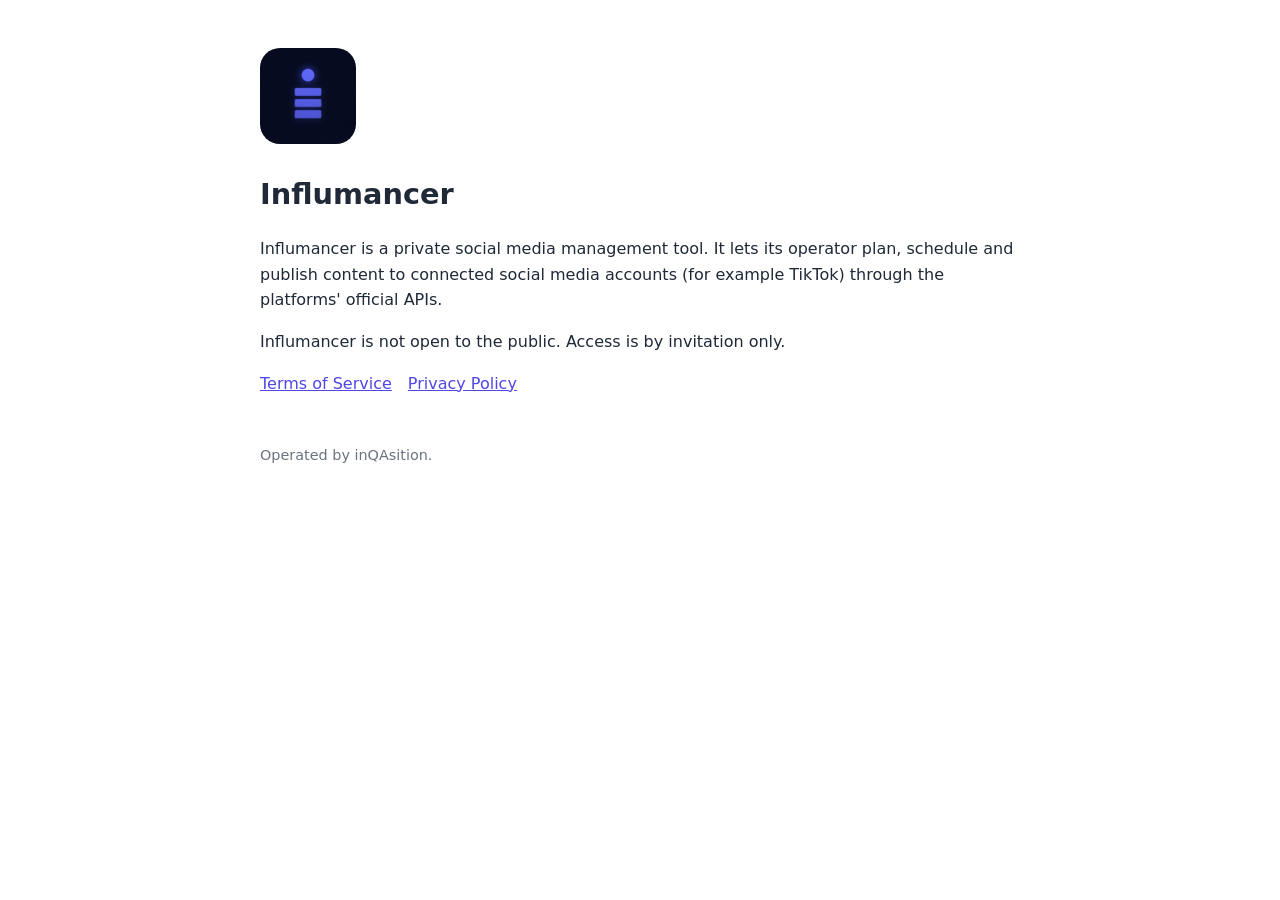
<file: index.html>
<!doctype html>
<html lang="en">
<head><meta charset="utf-8"><meta name="viewport" content="width=device-width, initial-scale=1"><title>Influmancer</title><link rel="stylesheet" href="style.css"><link rel="icon" href="icon.png"></head>
<body>
<img src="icon.png" alt="Influmancer" width="96" height="96" style="border-radius:20px">
<h1>Influmancer</h1>
<p>Influmancer is a private social media management tool. It lets its operator plan, schedule and publish content to connected social media accounts (for example TikTok) through the platforms' official APIs.</p>
<p>Influmancer is not open to the public. Access is by invitation only.</p>
<nav><a href="terms.html">Terms of Service</a><a href="privacy.html">Privacy Policy</a></nav>
<footer>Operated by inQAsition.</footer>
</body>
</html>
</file>
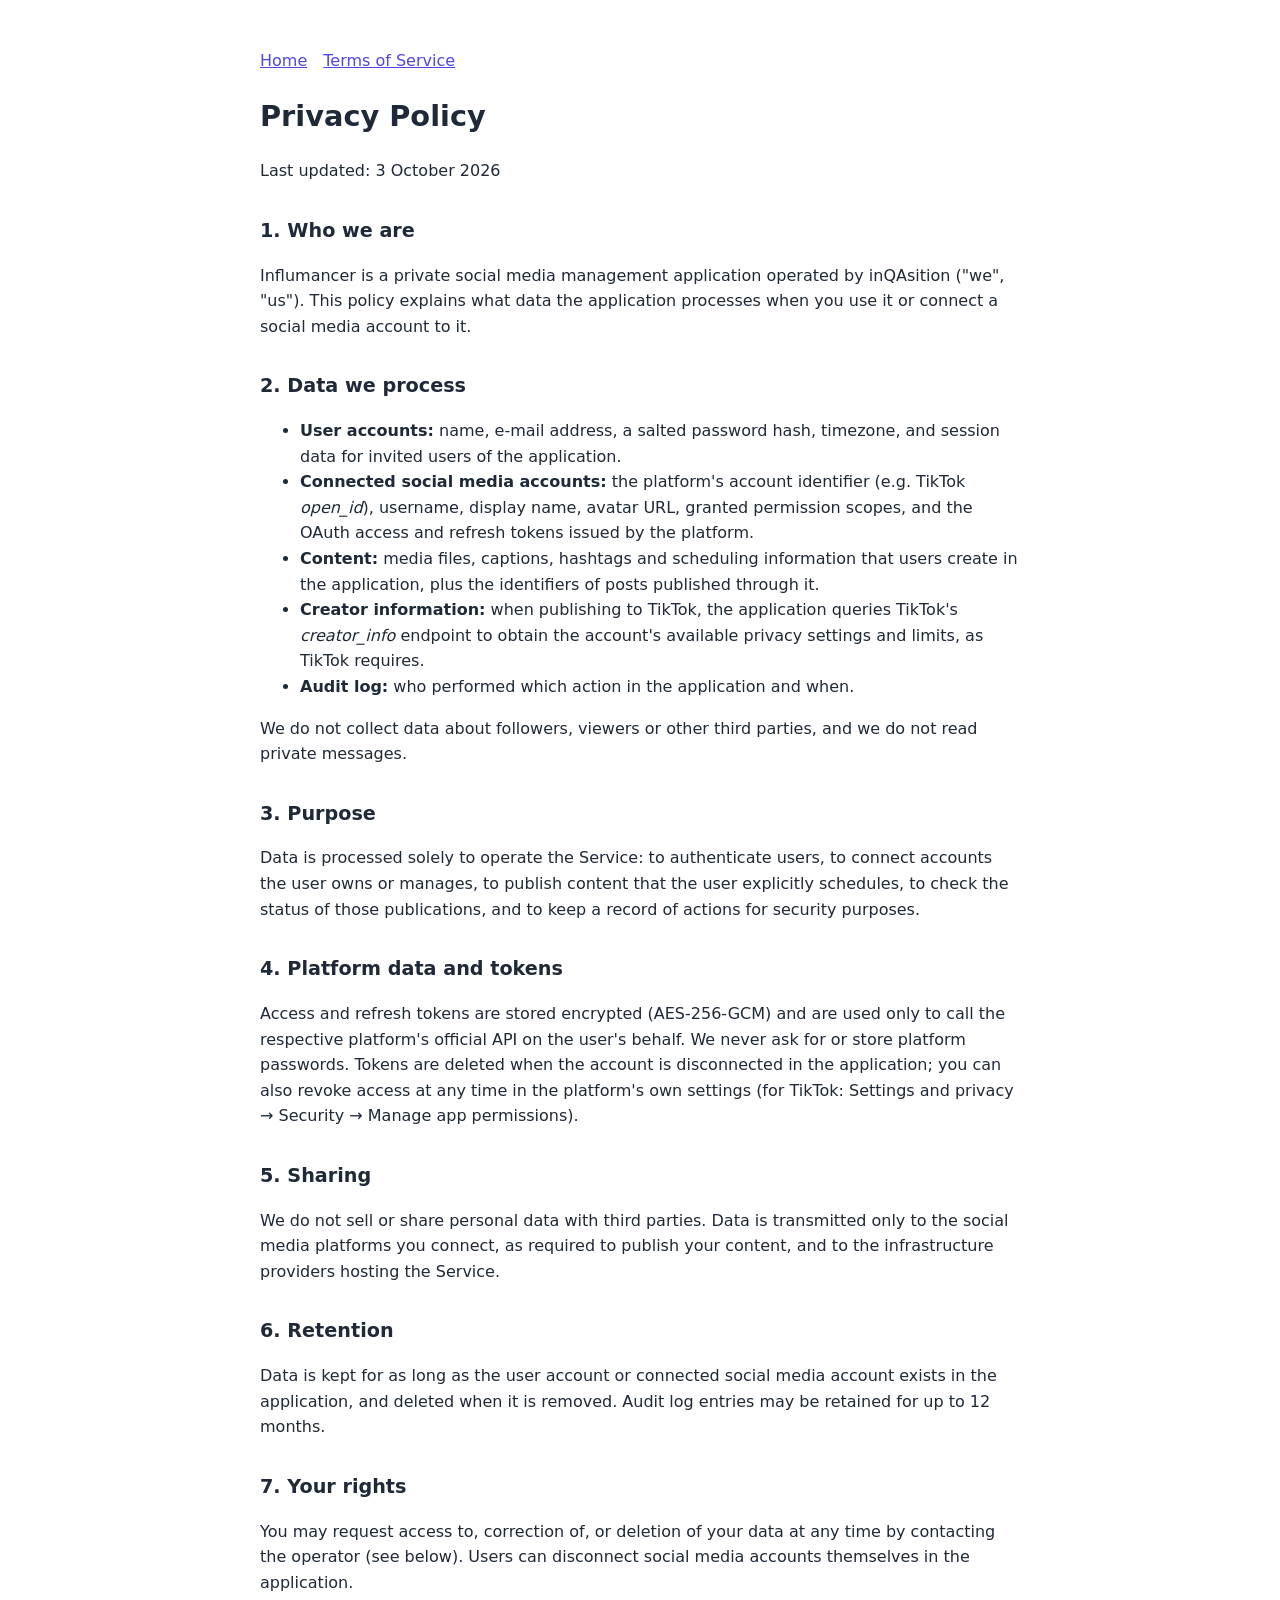
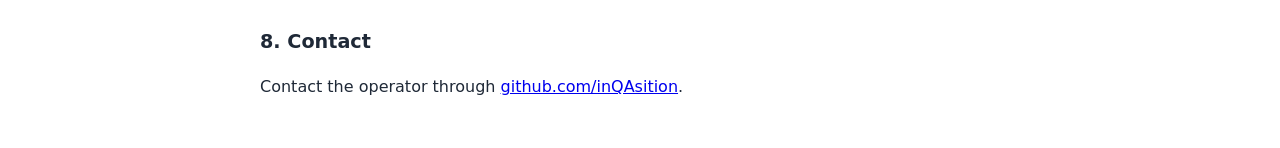
<file: privacy.html>
<!doctype html>
<html lang="en">
<head><meta charset="utf-8"><meta name="viewport" content="width=device-width, initial-scale=1"><title>Privacy Policy – Influmancer</title><link rel="stylesheet" href="style.css"><link rel="icon" href="icon.png"></head>
<body>
<nav><a href="index.html">Home</a><a href="terms.html">Terms of Service</a></nav>
<h1>Privacy Policy</h1>
<p>Last updated: 3 October 2026</p>

<h2>1. Who we are</h2>
<p>Influmancer is a private social media management application operated by inQAsition ("we", "us"). This policy explains what data the application processes when you use it or connect a social media account to it.</p>

<h2>2. Data we process</h2>
<ul>
  <li><strong>User accounts:</strong> name, e-mail address, a salted password hash, timezone, and session data for invited users of the application.</li>
  <li><strong>Connected social media accounts:</strong> the platform's account identifier (e.g. TikTok <em>open_id</em>), username, display name, avatar URL, granted permission scopes, and the OAuth access and refresh tokens issued by the platform.</li>
  <li><strong>Content:</strong> media files, captions, hashtags and scheduling information that users create in the application, plus the identifiers of posts published through it.</li>
  <li><strong>Creator information:</strong> when publishing to TikTok, the application queries TikTok's <em>creator_info</em> endpoint to obtain the account's available privacy settings and limits, as TikTok requires.</li>
  <li><strong>Audit log:</strong> who performed which action in the application and when.</li>
</ul>
<p>We do not collect data about followers, viewers or other third parties, and we do not read private messages.</p>

<h2>3. Purpose</h2>
<p>Data is processed solely to operate the Service: to authenticate users, to connect accounts the user owns or manages, to publish content that the user explicitly schedules, to check the status of those publications, and to keep a record of actions for security purposes.</p>

<h2>4. Platform data and tokens</h2>
<p>Access and refresh tokens are stored encrypted (AES-256-GCM) and are used only to call the respective platform's official API on the user's behalf. We never ask for or store platform passwords. Tokens are deleted when the account is disconnected in the application; you can also revoke access at any time in the platform's own settings (for TikTok: Settings and privacy → Security → Manage app permissions).</p>

<h2>5. Sharing</h2>
<p>We do not sell or share personal data with third parties. Data is transmitted only to the social media platforms you connect, as required to publish your content, and to the infrastructure providers hosting the Service.</p>

<h2>6. Retention</h2>
<p>Data is kept for as long as the user account or connected social media account exists in the application, and deleted when it is removed. Audit log entries may be retained for up to 12 months.</p>

<h2>7. Your rights</h2>
<p>You may request access to, correction of, or deletion of your data at any time by contacting the operator (see below). Users can disconnect social media accounts themselves in the application.</p>

<h2>8. Contact</h2>
<p>Contact the operator through <a href="https://github.com/inQAsition">github.com/inQAsition</a>.</p>
</body>
</html>
</file>
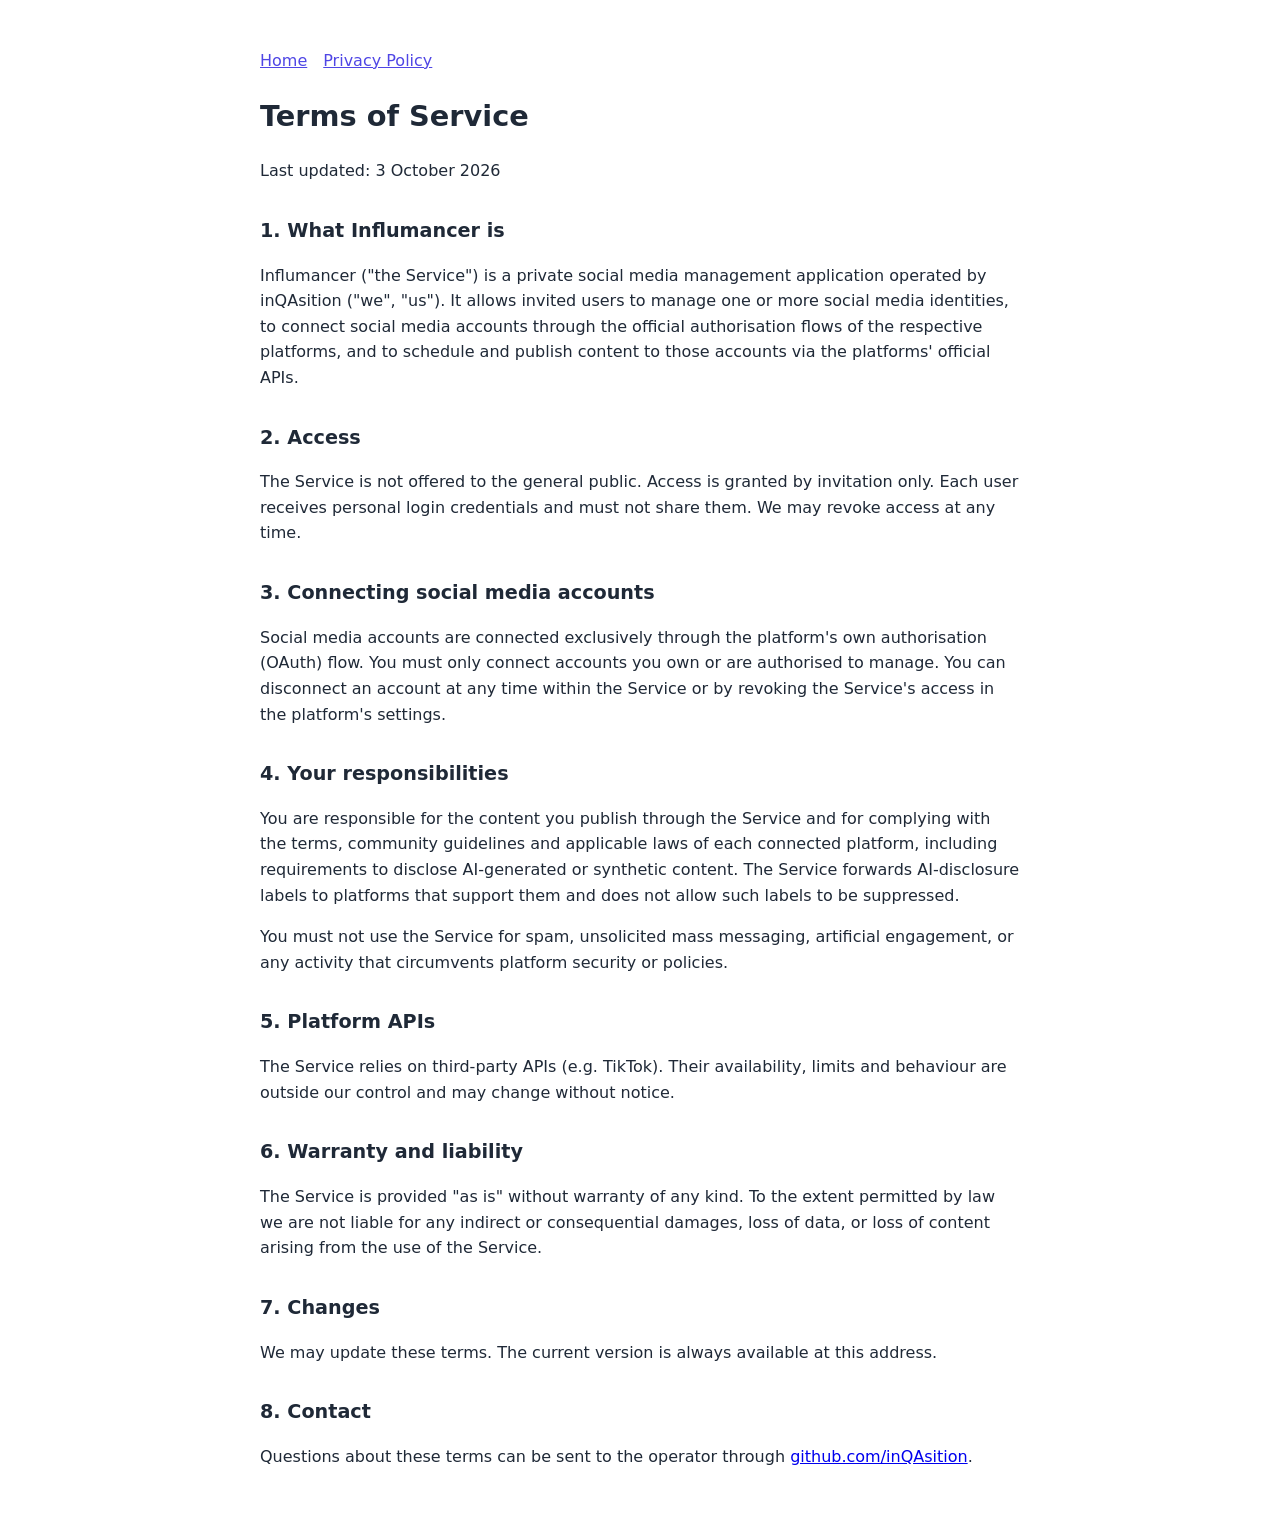
<file: terms.html>
<!doctype html>
<html lang="en">
<head><meta charset="utf-8"><meta name="viewport" content="width=device-width, initial-scale=1"><title>Terms of Service – Influmancer</title><link rel="stylesheet" href="style.css"><link rel="icon" href="icon.png"></head>
<body>
<nav><a href="index.html">Home</a><a href="privacy.html">Privacy Policy</a></nav>
<h1>Terms of Service</h1>
<p>Last updated: 3 October 2026</p>

<h2>1. What Influmancer is</h2>
<p>Influmancer ("the Service") is a private social media management application operated by inQAsition ("we", "us"). It allows invited users to manage one or more social media identities, to connect social media accounts through the official authorisation flows of the respective platforms, and to schedule and publish content to those accounts via the platforms' official APIs.</p>

<h2>2. Access</h2>
<p>The Service is not offered to the general public. Access is granted by invitation only. Each user receives personal login credentials and must not share them. We may revoke access at any time.</p>

<h2>3. Connecting social media accounts</h2>
<p>Social media accounts are connected exclusively through the platform's own authorisation (OAuth) flow. You must only connect accounts you own or are authorised to manage. You can disconnect an account at any time within the Service or by revoking the Service's access in the platform's settings.</p>

<h2>4. Your responsibilities</h2>
<p>You are responsible for the content you publish through the Service and for complying with the terms, community guidelines and applicable laws of each connected platform, including requirements to disclose AI-generated or synthetic content. The Service forwards AI-disclosure labels to platforms that support them and does not allow such labels to be suppressed.</p>
<p>You must not use the Service for spam, unsolicited mass messaging, artificial engagement, or any activity that circumvents platform security or policies.</p>

<h2>5. Platform APIs</h2>
<p>The Service relies on third-party APIs (e.g. TikTok). Their availability, limits and behaviour are outside our control and may change without notice.</p>

<h2>6. Warranty and liability</h2>
<p>The Service is provided "as is" without warranty of any kind. To the extent permitted by law we are not liable for any indirect or consequential damages, loss of data, or loss of content arising from the use of the Service.</p>

<h2>7. Changes</h2>
<p>We may update these terms. The current version is always available at this address.</p>

<h2>8. Contact</h2>
<p>Questions about these terms can be sent to the operator through <a href="https://github.com/inQAsition">github.com/inQAsition</a>.</p>
</body>
</html>
</file>
<file: style.css>
body { font-family: -apple-system, system-ui, Segoe UI, Roboto, sans-serif; max-width: 760px; margin: 3rem auto; padding: 0 1.25rem; line-height: 1.6; color: #1f2937; }
h1 { font-size: 1.8rem; } h2 { font-size: 1.2rem; margin-top: 2rem; }
nav a { margin-right: 1rem; color: #4f46e5; } footer { margin-top: 3rem; font-size: .9rem; color: #6b7280; }
</file>
